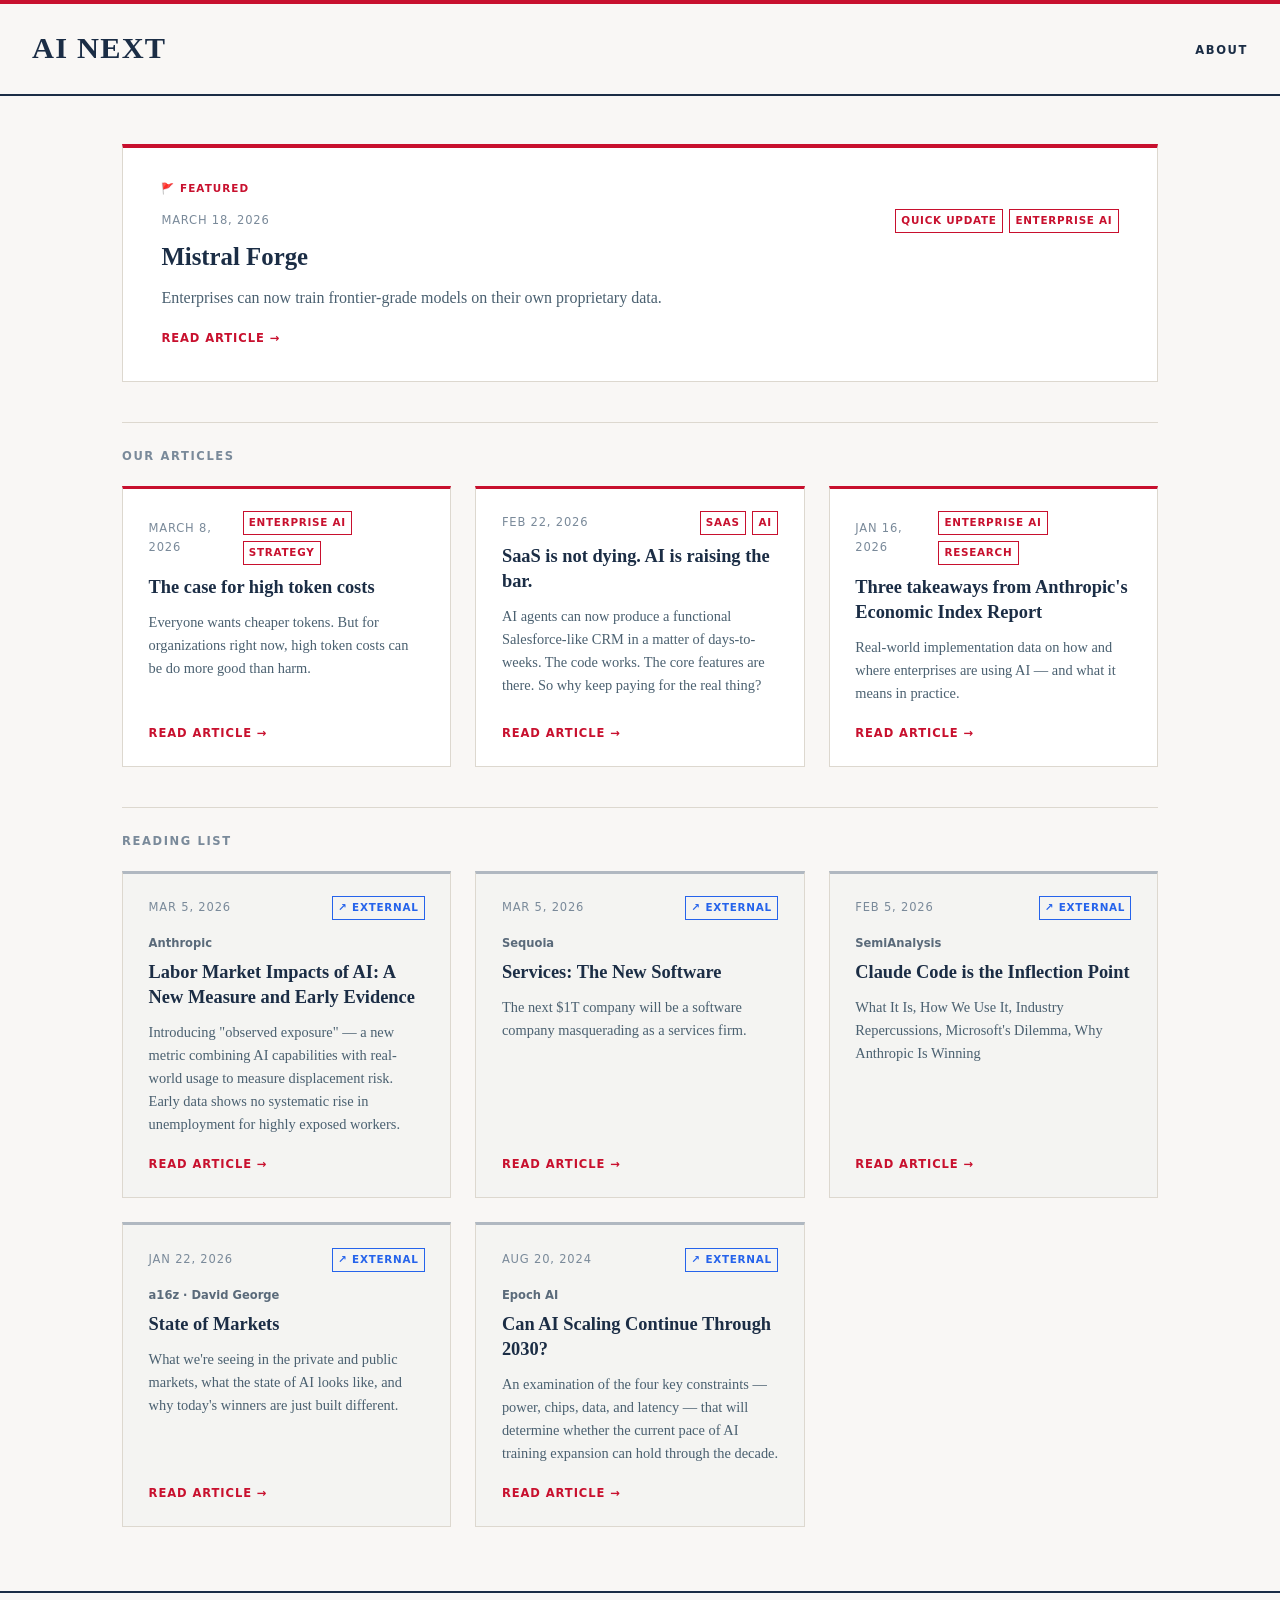
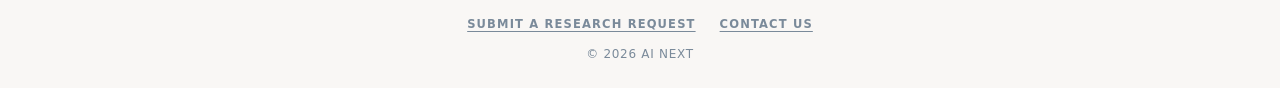
<file: index.html>
<!DOCTYPE html>
<html lang="en">
<head>
  <meta charset="UTF-8" />
  <meta name="viewport" content="width=device-width, initial-scale=1.0" />
  <title>AI Next</title>
  <link rel="stylesheet" href="style.css" />
</head>
<body>

  <div id="site-header"></div>

  <main>

    <!-- ── Featured ───────────────────────────────────────────────
         When a new original article is added, move the "featured" class to that newest <li>
    ─────────────────────────────────────────────────────────── -->

    <ul class="tile-grid">
      <li class="featured">
        <a href="articles/mistral-forge-release.html">
          <span class="latest-flag">🚩 Featured</span>
          <div class="tile-top">
            <div class="meta">March 18, 2026</div>
            <div class="tags">
              <span class="tag">Quick Update</span>
              <span class="tag">Enterprise AI</span>
            </div>
          </div>
          <h2>Mistral Forge</h2>
          <p>Enterprises can now train frontier-grade models on their own proprietary data.</p>
          <span class="read-more">Read article &rarr;</span>
        </a>
      </li>
    </ul>

    <!-- ── Our Articles ────────────────────────────────────────────
         To add a new article: drop .html into articles/, copy an <li> below
    ─────────────────────────────────────────────────────────── -->

    <h2 class="section-label">Our Articles</h2>
    <ul class="tile-grid">

      <li>
        <a href="articles/case-for-high-token-costs.html">
          <div class="tile-top">
            <div class="meta">March 8, 2026</div>
            <div class="tags">
              <span class="tag">Enterprise AI</span>
              <span class="tag">Strategy</span>
            </div>
          </div>
          <h2>The case for high token costs</h2>
          <p>Everyone wants cheaper tokens. But for organizations right now, high token costs can be do more good than harm.</p>
          <span class="read-more">Read article &rarr;</span>
        </a>
      </li>

      <li>
        <a href="articles/saas-is-not-dying.html">
          <div class="tile-top">
            <div class="meta">Feb 22, 2026</div>
            <div class="tags">
              <span class="tag">SaaS</span>
              <span class="tag">AI</span>
            </div>
          </div>
          <h2>SaaS is not dying. AI is raising the bar.</h2>
          <p>AI agents can now produce a functional Salesforce-like CRM in a matter of days-to-weeks. The code works. The core features are there. So why keep paying for the real thing?</p>
          <span class="read-more">Read article &rarr;</span>
        </a>
      </li>

      <li>
        <a href="articles/anthropic-economic-index.html">
          <div class="tile-top">
            <div class="meta">Jan 16, 2026</div>
            <div class="tags">
              <span class="tag">Enterprise AI</span>
              <span class="tag">Research</span>
            </div>
          </div>
          <h2>Three takeaways from Anthropic's Economic Index Report</h2>
          <p>Real-world implementation data on how and where enterprises are using AI — and what it means in practice.</p>
          <span class="read-more">Read article &rarr;</span>
        </a>
      </li>

    </ul>

    <!-- ── Reading List ────────────────────────────────────────────
         External articles worth reading
    ─────────────────────────────────────────────────────────── -->

    <h2 class="section-label">Reading List</h2>
    <ul class="tile-grid">

      <li>
        <a class="tile-external" href="https://www.anthropic.com/research/labor-market-impacts" target="_blank" rel="noopener">
          <div class="tile-top">
            <div class="meta">Mar 5, 2026</div>
            <div class="tags">
              <span class="tag tag-external">↗ External</span>
            </div>
          </div>
          <div class="tile-source">Anthropic</div>
          <h2>Labor Market Impacts of AI: A New Measure and Early Evidence</h2>
          <p>Introducing "observed exposure" — a new metric combining AI capabilities with real-world usage to measure displacement risk. Early data shows no systematic rise in unemployment for highly exposed workers.</p>
          <span class="read-more">Read article &rarr;</span>
        </a>
      </li>

      <li>
        <a class="tile-external" href="https://sequoiacap.com/article/services-the-new-software/" target="_blank" rel="noopener">
          <div class="tile-top">
            <div class="meta">Mar 5, 2026</div>
            <div class="tags">
              <span class="tag tag-external">↗ External</span>
            </div>
          </div>
          <div class="tile-source">Sequoia</div>
          <h2>Services: The New Software</h2>
          <p>The next $1T company will be a software company masquerading as a services firm.</p>
          <span class="read-more">Read article &rarr;</span>
        </a>
      </li>

      <li>
        <a class="tile-external" href="https://newsletter.semianalysis.com/p/claude-code-is-the-inflection-point" target="_blank" rel="noopener">
          <div class="tile-top">
            <div class="meta">Feb 5, 2026</div>
            <div class="tags">
              <span class="tag tag-external">↗ External</span>
            </div>
          </div>
          <div class="tile-source">SemiAnalysis</div>
          <h2>Claude Code is the Inflection Point</h2>
          <p>What It Is, How We Use It, Industry Repercussions, Microsoft's Dilemma, Why Anthropic Is Winning</p>
          <span class="read-more">Read article &rarr;</span>
        </a>
      </li>

      <li>
        <a class="tile-external" href="https://docs.google.com/presentation/d/e/2PACX-1vQXsMMv5ZCWm77za7oXJcz1X-Th5Mz15g5nYBxbUjnomStVcjn8lXPjE5LzAlvc_hg4yHKgwASWLo5a/pub?start=false&loop=false&delayms=3000&slide=id.g3b6e2578ab2_8_4858" target="_blank" rel="noopener">
          <div class="tile-top">
            <div class="meta">Jan 22, 2026</div>
            <div class="tags">
              <span class="tag tag-external">↗ External</span>
            </div>
          </div>
          <div class="tile-source">a16z &middot; David George</div>
          <h2>State of Markets</h2>
          <p>What we're seeing in the private and public markets, what the state of AI looks like, and why today's winners are just built different.</p>
          <span class="read-more">Read article &rarr;</span>
        </a>
      </li>

      <li>
        <a class="tile-external" href="https://epoch.ai/blog/can-ai-scaling-continue-through-2030" target="_blank" rel="noopener">
          <div class="tile-top">
            <div class="meta">Aug 20, 2024</div>
            <div class="tags">
              <span class="tag tag-external">↗ External</span>
            </div>
          </div>
          <div class="tile-source">Epoch AI</div>
          <h2>Can AI Scaling Continue Through 2030?</h2>
          <p>An examination of the four key constraints — power, chips, data, and latency — that will determine whether the current pace of AI training expansion can hold through the decade.</p>
          <span class="read-more">Read article &rarr;</span>
        </a>
      </li>

    </ul>

  </main>

  <div id="site-footer"></div>
  <script src="components.js"></script>

</body>
</html>
</file>
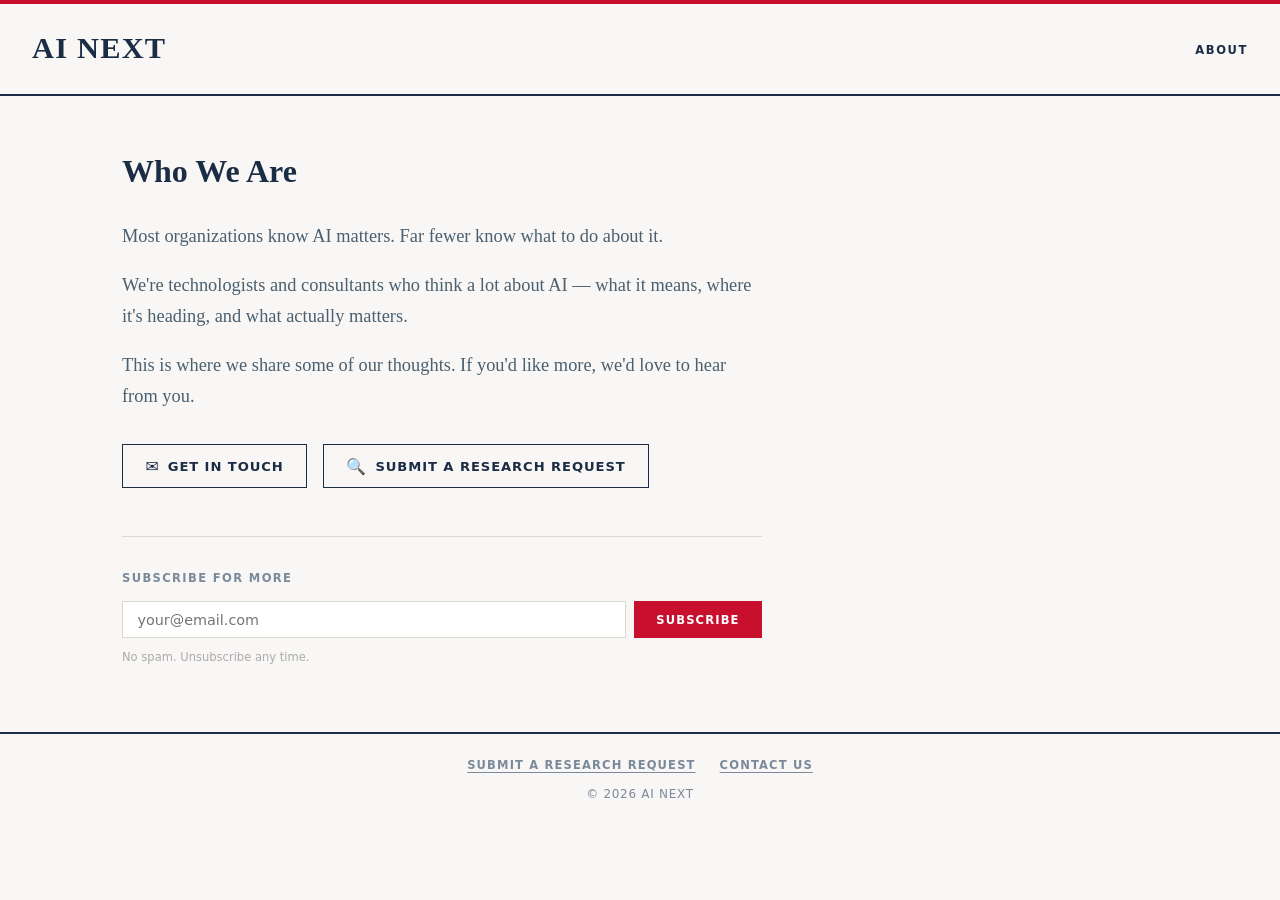
<file: about.html>
<!DOCTYPE html>
<html lang="en">
<head>
  <meta charset="UTF-8" />
  <meta name="viewport" content="width=device-width, initial-scale=1.0" />
  <title>About — AI Next</title>
  <link rel="stylesheet" href="style.css" />
</head>
<body>

  <div id="site-header"></div>

  <main>
    <div class="about-content">

      <!-- ── Who We Are ── -->
      <section class="about-left">
        <h2 class="about-heading">Who We Are</h2>
        <p class="about-body">Most organizations know AI matters. Far fewer know what to do about it.</p>
        <p class="about-body">We're technologists and consultants who think a lot about AI — what it means, where it's heading, and what actually matters.</p>
        <p class="about-body">This is where we share some of our thoughts. If you'd like more, we'd love to hear from you.</p>

        <div class="about-ctas">
          <button class="cta-btn" data-modal="contribute">
            <span class="cta-icon">✉</span> Get in Touch
          </button>
          <button class="cta-btn" data-modal="research">
            <span class="cta-icon">🔍</span> Submit a Research Request
          </button>
        </div>
      </section>

      <!-- ── Subscribe ── -->
      <section class="about-subscribe">
        <p class="subscribe-label">Subscribe for more</p>
        <form
          action="https://buttondown.com/api/emails/embed-subscribe/pomerance-31"
          method="post"
          class="subscribe-form embeddable-buttondown-form"
          referrerpolicy="unsafe-url"
        >
          <input type="email" name="email" id="bd-email" placeholder="your@email.com" required />
          <button type="submit">Subscribe</button>
        </form>
        <p class="subscribe-note">No spam. Unsubscribe any time.</p>
      </section>

    </div>
  </main>

  <div id="site-footer"></div>
  <script src="components.js"></script>

</body>
</html>
</file>
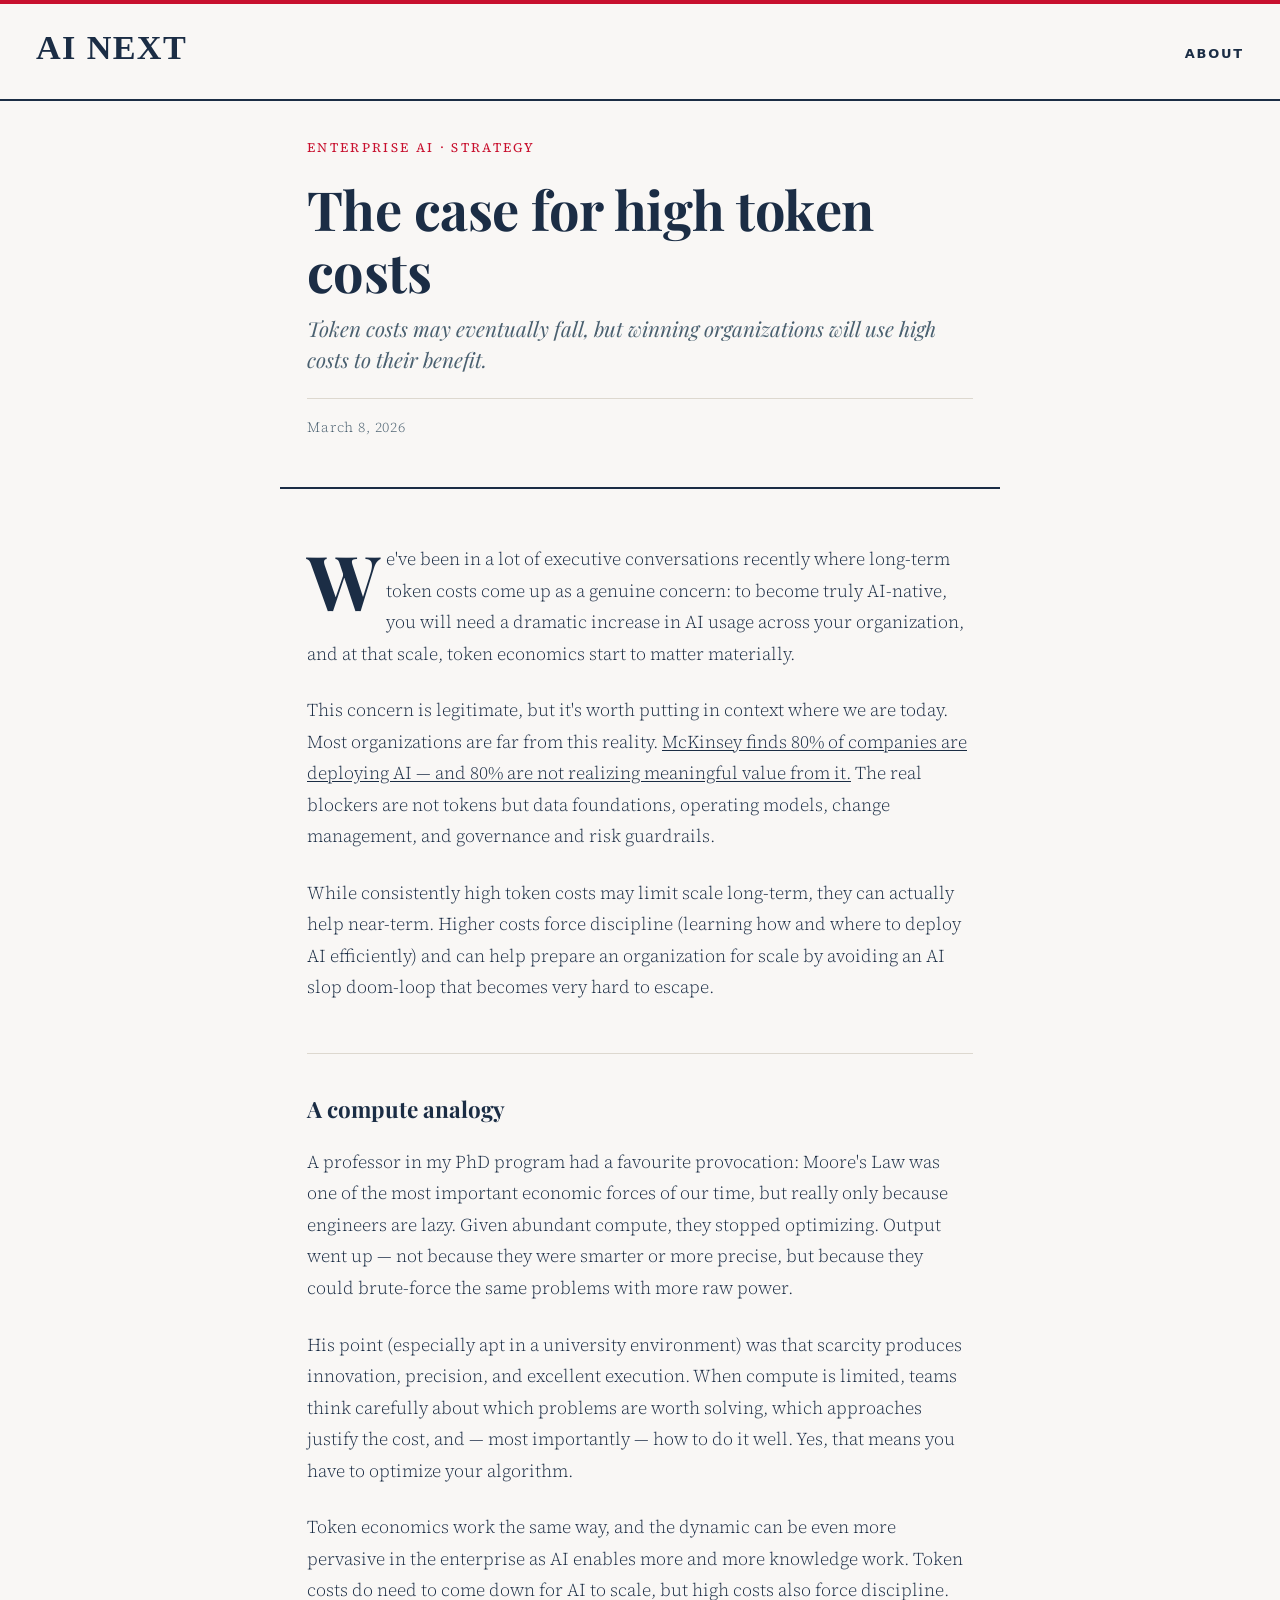
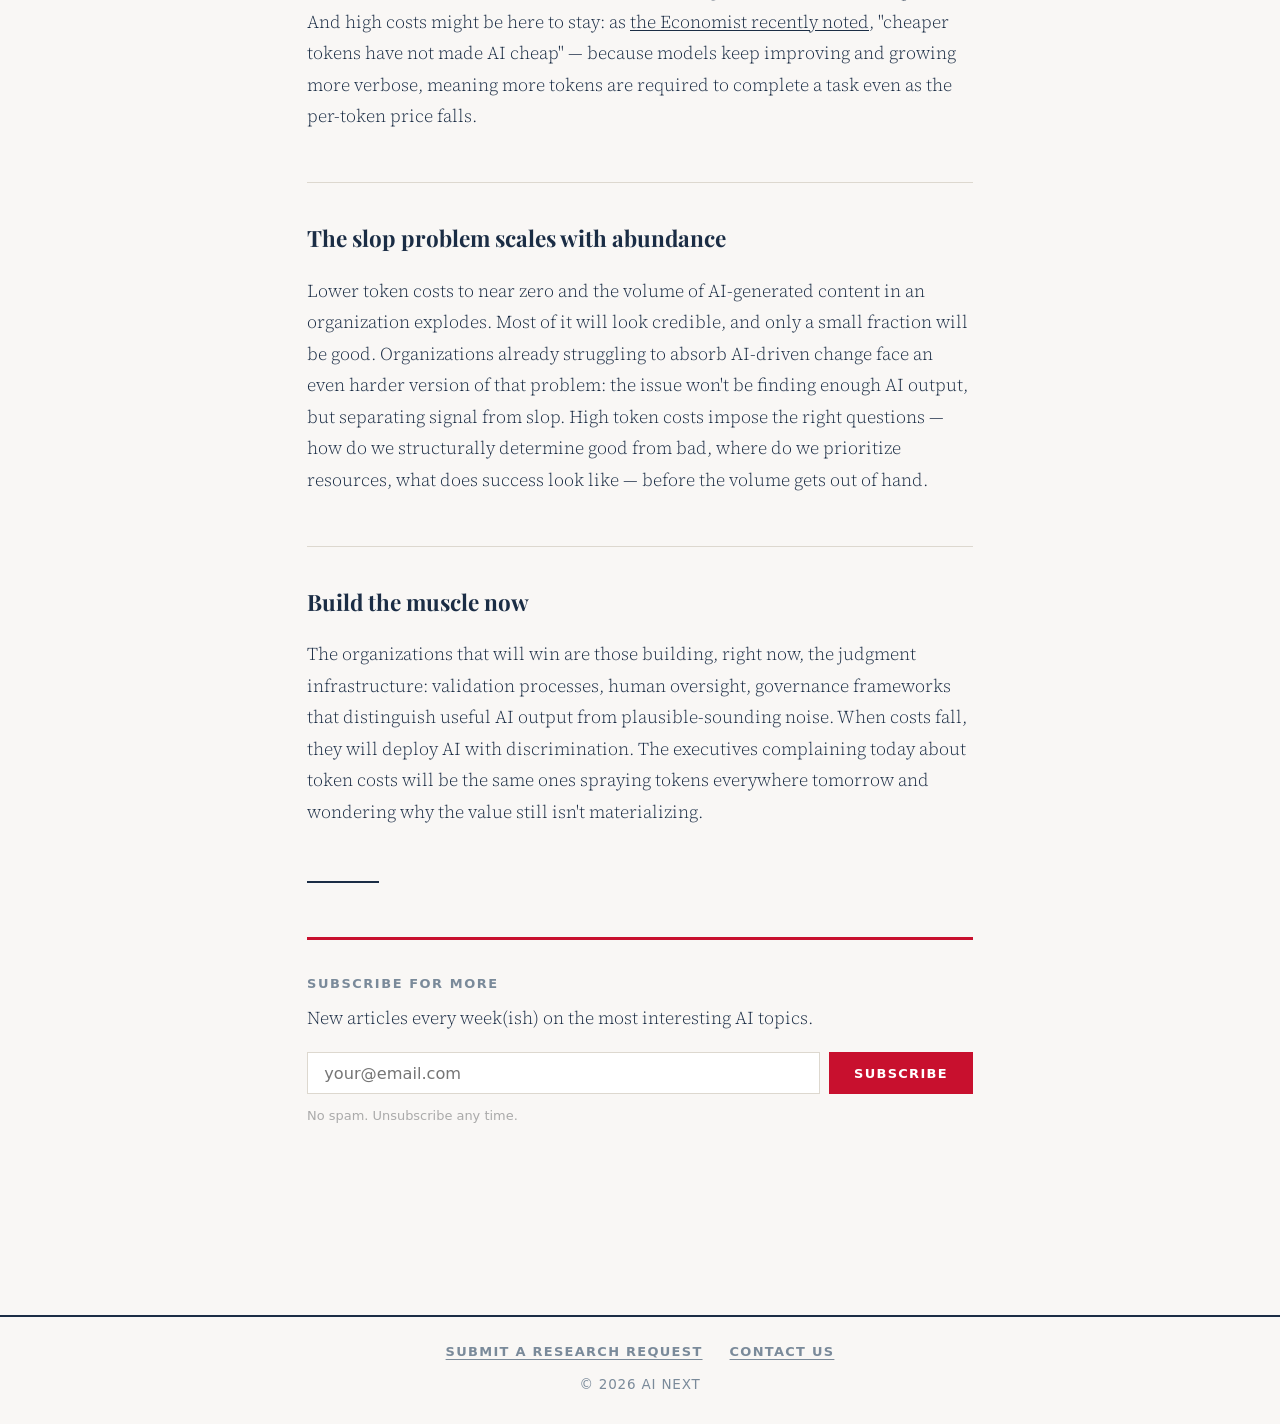
<file: articles/case-for-high-token-costs.html>
<!DOCTYPE html>
<html lang="en">
<head>
  <meta charset="UTF-8" />
  <meta name="viewport" content="width=device-width, initial-scale=1.0" />
  <title>The case for high token costs</title>
  <link href="https://fonts.googleapis.com/css2?family=Playfair+Display:ital,wght@0,400;0,700;1,400&family=Source+Serif+4:ital,opsz,wght@0,8..60,300;0,8..60,400;1,8..60,300&display=swap" rel="stylesheet" />
  <style>
    *, *::before, *::after { box-sizing: border-box; margin: 0; padding: 0; }
    :root {
      --ink: #1b2d45;
      --ink-light: #4a6070;
      --rule: #ddd8cf;
      --bg: #f9f7f5;
      --accent: #c8102e;
      --serif-display: 'Playfair Display', Georgia, serif;
      --serif-body: 'Source Serif 4', Georgia, serif;
    }
    html { font-size: 18px; }
    body {
      background: var(--bg);
      color: var(--ink);
      font-family: var(--serif-body);
      font-weight: 300;
      line-height: 1.75;
      -webkit-font-smoothing: antialiased;
    }
    .site-header {
      border-top: 4px solid #c8102e;
      border-bottom: 2px solid #1b2d45;
      padding: 1.2rem 2rem;
      display: flex;
      align-items: center;
    }
    .site-header a {
      font-family: Georgia, 'Times New Roman', serif;
      font-size: 1.9rem;
      font-weight: 700;
      letter-spacing: 0.04em;
      text-transform: uppercase;
      text-decoration: none;
      color: #1b2d45;
    }
    header {
      border-bottom: 2px solid var(--ink);
      max-width: 720px;
      margin: 0 auto 3rem;
      padding: 2rem 1.5rem 1.25rem;
    }
    .tags {
      font-size: 0.72rem;
      font-weight: 400;
      letter-spacing: 0.18em;
      text-transform: uppercase;
      color: var(--accent);
      margin-bottom: 1rem;
    }
    .tag + .tag::before { content: ' \00b7  '; }
    h1 {
      font-family: var(--serif-display);
      font-size: clamp(2rem, 5vw, 3rem);
      font-weight: 700;
      line-height: 1.15;
      letter-spacing: -0.01em;
      margin-bottom: 0.6rem;
    }
    .deck {
      font-family: var(--serif-display);
      font-style: italic;
      font-size: 1.15rem;
      color: var(--ink-light);
      line-height: 1.5;
      margin-bottom: 1.25rem;
    }
    .byline {
      font-size: 0.78rem;
      letter-spacing: 0.06em;
      color: var(--ink-light);
      border-top: 1px solid var(--rule);
      padding-top: 0.9rem;
    }
    article {
      max-width: 720px;
      margin: 0 auto;
      padding: 0 1.5rem 5rem;
    }
    p { margin-bottom: 1.4rem; font-size: 1rem; }
    .lead::first-letter {
      font-family: var(--serif-display);
      font-size: 4.2rem;
      font-weight: 700;
      float: left;
      line-height: 0.82;
      margin-right: 0.08em;
      margin-top: 0.08em;
    }
    h2 {
      font-family: var(--serif-display);
      font-size: 1.25rem;
      font-weight: 700;
      margin: 2.8rem 0 0.9rem;
      padding-top: 2rem;
      border-top: 1px solid var(--rule);
    }
    blockquote {
      border-left: 3px solid var(--accent);
      margin: 2.2rem 0;
      padding: 0.2rem 0 0.2rem 1.4rem;
      font-family: var(--serif-display);
      font-style: italic;
      font-size: 1.2rem;
      line-height: 1.55;
      color: var(--ink-light);
    }
    .sidenote {
      border-left: 2px solid var(--rule);
      padding: 0.6rem 1rem;
      margin: 1.8rem 0;
      font-size: 0.88rem;
      font-style: italic;
      color: var(--ink-light);
      line-height: 1.6;
    }
    .sidenote strong {
      font-style: normal;
      font-weight: 400;
      color: var(--ink-light);
      letter-spacing: 0.04em;
      text-transform: uppercase;
      font-size: 0.75rem;
      display: block;
      margin-bottom: 0.3rem;
    }
    a { color: inherit; text-decoration: underline; text-underline-offset: 2px; }
    a:hover { color: var(--accent); }
    .closing-rule {
      border: none;
      border-top: 2px solid var(--ink);
      margin: 3rem 0 0;
      width: 4rem;
    }
    .subscribe-block {
      border-top: 3px solid var(--accent);
      margin-top: 3rem;
      padding-top: 1.8rem;
    }
    .subscribe-block .subscribe-label {
      font-family: system-ui, sans-serif;
      font-size: 0.72rem;
      font-weight: 700;
      letter-spacing: 0.12em;
      text-transform: uppercase;
      color: #7a8a9a;
      margin-bottom: 0.4rem;
    }
    .subscribe-block .subscribe-tagline {
      font-size: 1rem;
      color: var(--ink);
      margin-bottom: 1rem;
    }
    .subscribe-form { display: flex; gap: 0.5rem; flex-wrap: wrap; }
    .subscribe-form input[type="email"] {
      flex: 1 1 220px;
      padding: 0.6rem 0.9rem;
      border: 1px solid #ddd8cf;
      font-family: system-ui, sans-serif;
      font-size: 0.9rem;
      color: var(--ink);
      background: #fff;
      outline: none;
    }
    .subscribe-form input[type="email"]:focus { border-color: var(--ink); }
    .subscribe-form button {
      padding: 0.6rem 1.4rem;
      background: var(--accent);
      color: #fff;
      border: none;
      font-family: system-ui, sans-serif;
      font-size: 0.72rem;
      font-weight: 700;
      letter-spacing: 0.1em;
      text-transform: uppercase;
      cursor: pointer;
      transition: background 0.15s ease;
    }
    .subscribe-form button:hover { background: #a30d25; }
    .subscribe-note {
      font-family: system-ui, sans-serif;
      font-size: 0.72rem;
      color: #aaa;
      margin-top: 0.6rem;
    }
    @media (max-width: 600px) { html { font-size: 16px; } }
  </style>
</head>
<body>

<div id="site-header"></div>

<header>
  <div class="tags">
    <span class="tag">Enterprise AI</span>
    <span class="tag">Strategy</span>
  </div>
  <h1>The case for high token costs</h1>
  <p class="deck">Token costs may eventually fall, but winning organizations will use high costs to their benefit.</p>
  <p class="byline">March 8, 2026</p>
</header>

<article>

  <p class="lead">We've been in a lot of executive conversations recently where long-term token costs come up as a genuine concern: to become truly AI-native, you will need a dramatic increase in AI usage across your organization, and at that scale, token economics start to matter materially.</p>

  <p>This concern is legitimate, but it's worth putting in context where we are today. Most organizations are far from this reality. <a href="https://www.mckinsey.com/cn/our-insights/our-insights/beyond-the-hype-unlocking-value-from-the-ai-revolution" target="_blank" rel="noopener">McKinsey finds 80% of companies are deploying AI — and 80% are not realizing meaningful value from it.</a> The real blockers are not tokens but data foundations, operating models, change management, and governance and risk guardrails.</p>

  <p>While consistently high token costs may limit scale long-term, they can actually help near-term. Higher costs force discipline (learning how and where to deploy AI efficiently) and can help prepare an organization for scale by avoiding an AI slop doom-loop that becomes very hard to escape.</p>

  <h2>A compute analogy</h2>

  <p>A professor in my PhD program had a favourite provocation: Moore's Law was one of the most important economic forces of our time, but really only because engineers are lazy. Given abundant compute, they stopped optimizing. Output went up — not because they were smarter or more precise, but because they could brute-force the same problems with more raw power.</p>

  <p>His point (especially apt in a university environment) was that scarcity produces innovation, precision, and excellent execution. When compute is limited, teams think carefully about which problems are worth solving, which approaches justify the cost, and — most importantly — how to do it well. Yes, that means you have to optimize your algorithm.</p>

  <p>Token economics work the same way, and the dynamic can be even more pervasive in the enterprise as AI enables more and more knowledge work. Token costs do need to come down for AI to scale, but high costs also force discipline. And high costs might be here to stay: as <a href="https://www.economist.com/business/2025/11/23/ai-tokens-are-surging-but-are-profits" target="_blank" rel="noopener">the Economist recently noted</a>, "cheaper tokens have not made AI cheap" — because models keep improving and growing more verbose, meaning more tokens are required to complete a task even as the per-token price falls.</p>

  <h2>The slop problem scales with abundance</h2>

  <p>Lower token costs to near zero and the volume of AI-generated content in an organization explodes. Most of it will look credible, and only a small fraction will be good. Organizations already struggling to absorb AI-driven change face an even harder version of that problem: the issue won't be finding enough AI output, but separating signal from slop. High token costs impose the right questions — how do we structurally determine good from bad, where do we prioritize resources, what does success look like — before the volume gets out of hand.</p>

  <h2>Build the muscle now</h2>

  <p>The organizations that will win are those building, right now, the judgment infrastructure: validation processes, human oversight, governance frameworks that distinguish useful AI output from plausible-sounding noise. When costs fall, they will deploy AI with discrimination. The executives complaining today about token costs will be the same ones spraying tokens everywhere tomorrow and wondering why the value still isn't materializing.</p>

  <hr class="closing-rule" />

  <div class="subscribe-block">
    <p class="subscribe-label">Subscribe for more</p>
    <p class="subscribe-tagline">New articles every week(ish) on the most interesting AI topics.</p>
    <form
      action="https://buttondown.com/api/emails/embed-subscribe/pomerance-31"
      method="post"
      class="subscribe-form embeddable-buttondown-form"
      referrerpolicy="unsafe-url"
    >
      <input type="email" name="email" id="bd-email" placeholder="your@email.com" required />
      <button type="submit">Subscribe</button>
    </form>
    <p class="subscribe-note">No spam. Unsubscribe any time.</p>
  </div>

</article>

<div id="site-footer"></div>
<script src="../components.js"></script>
</body>
</html>
</file>
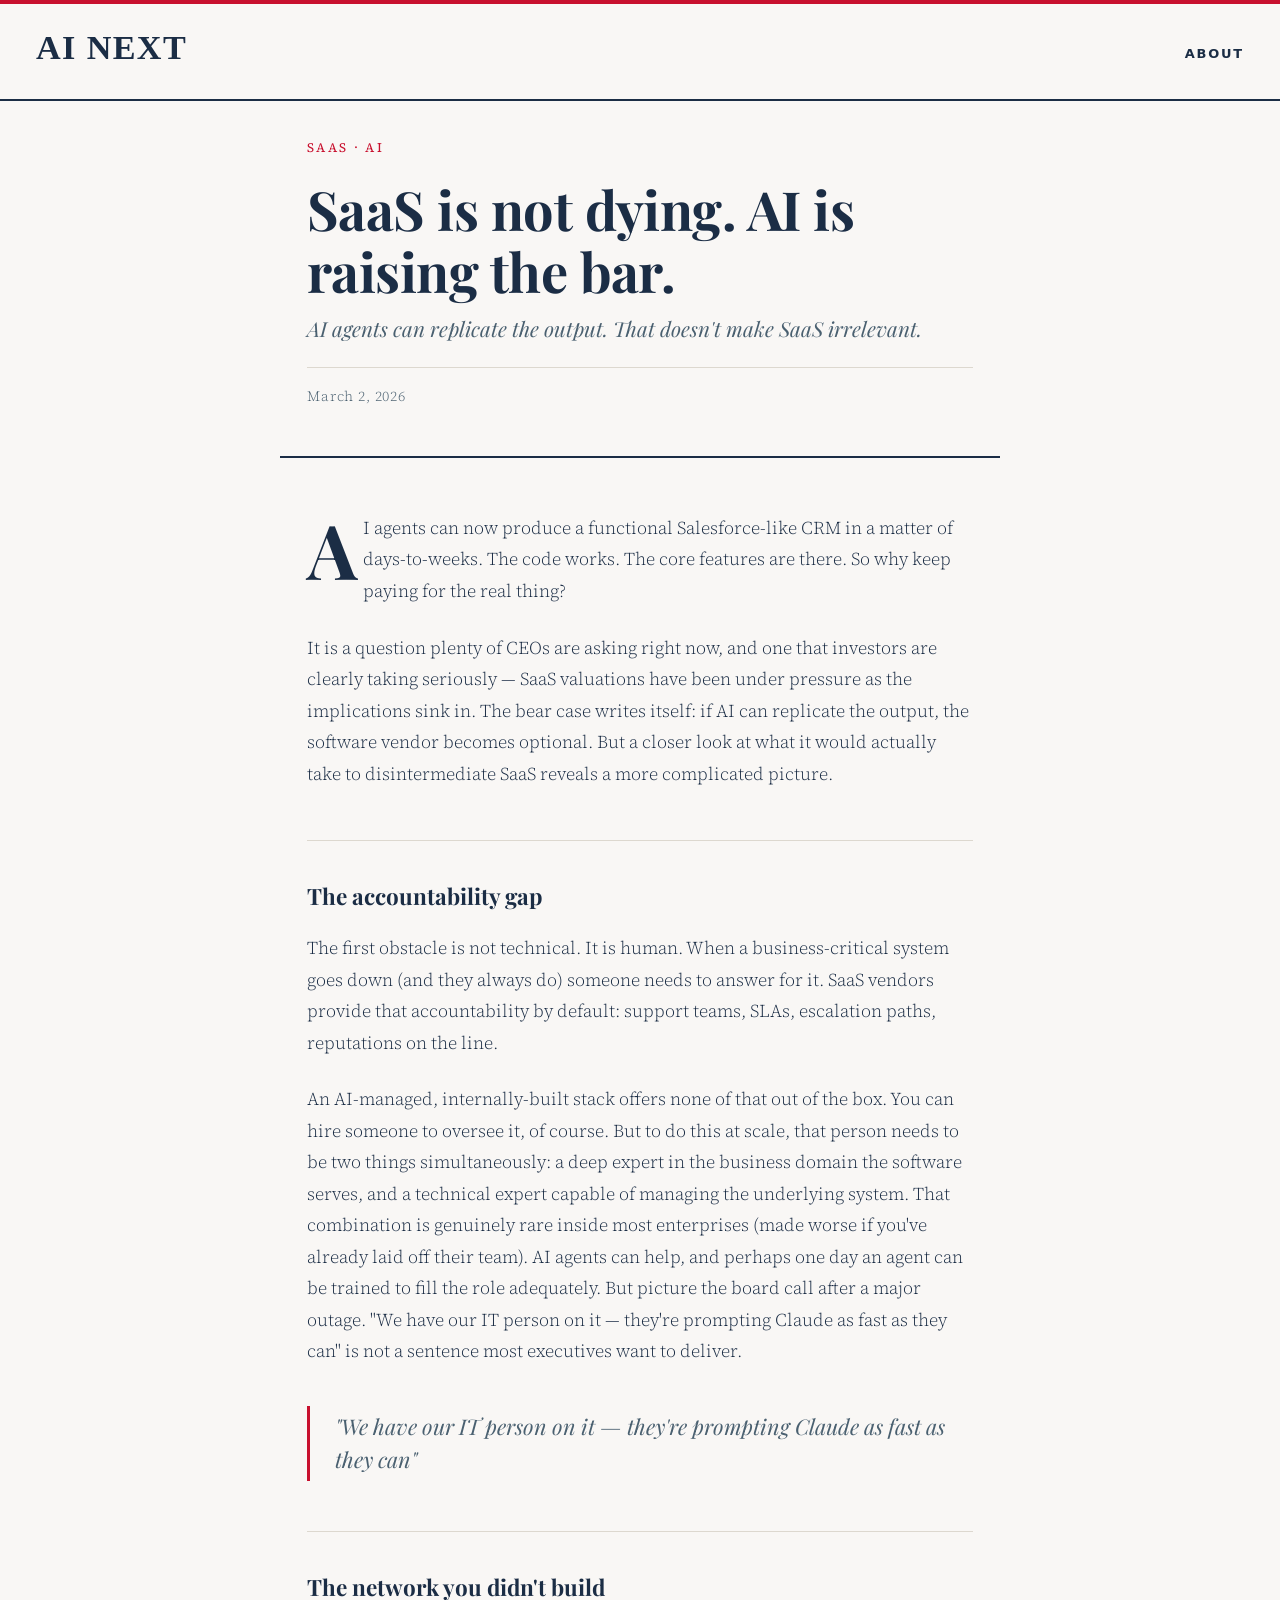
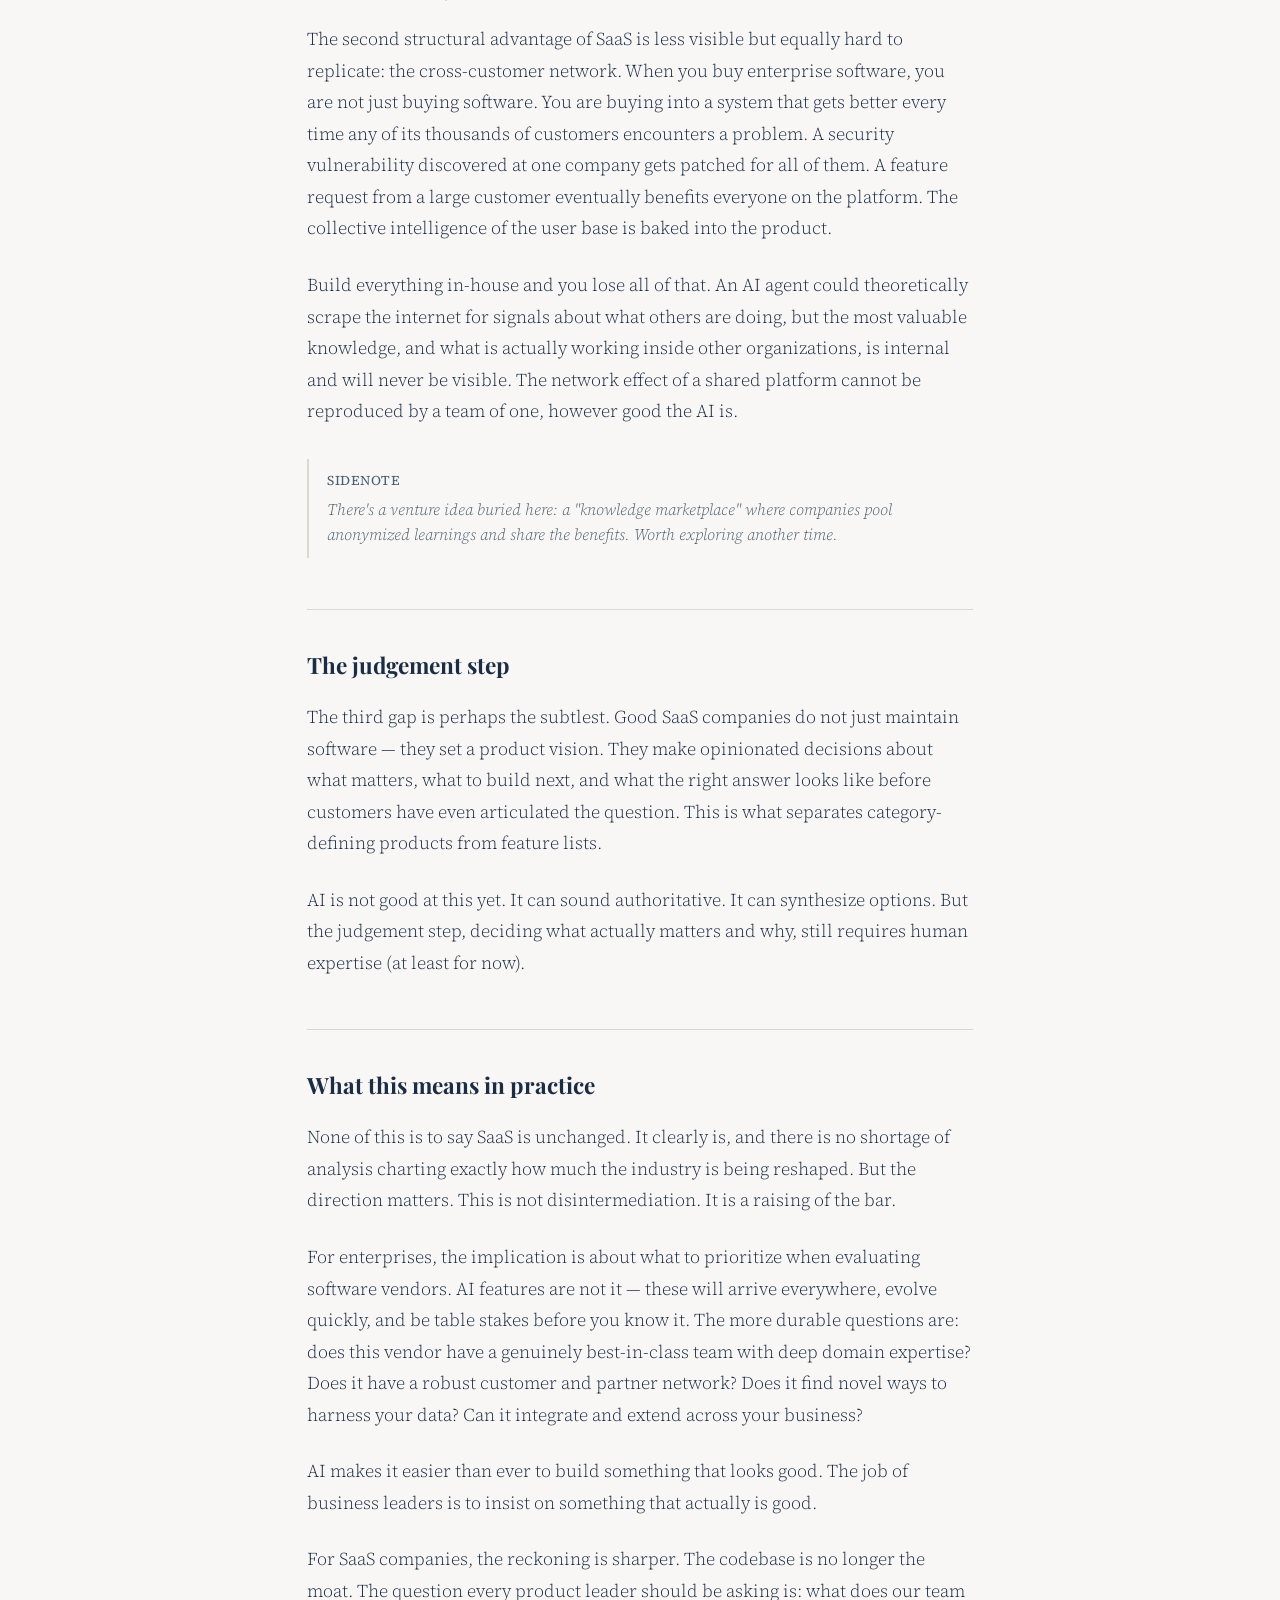
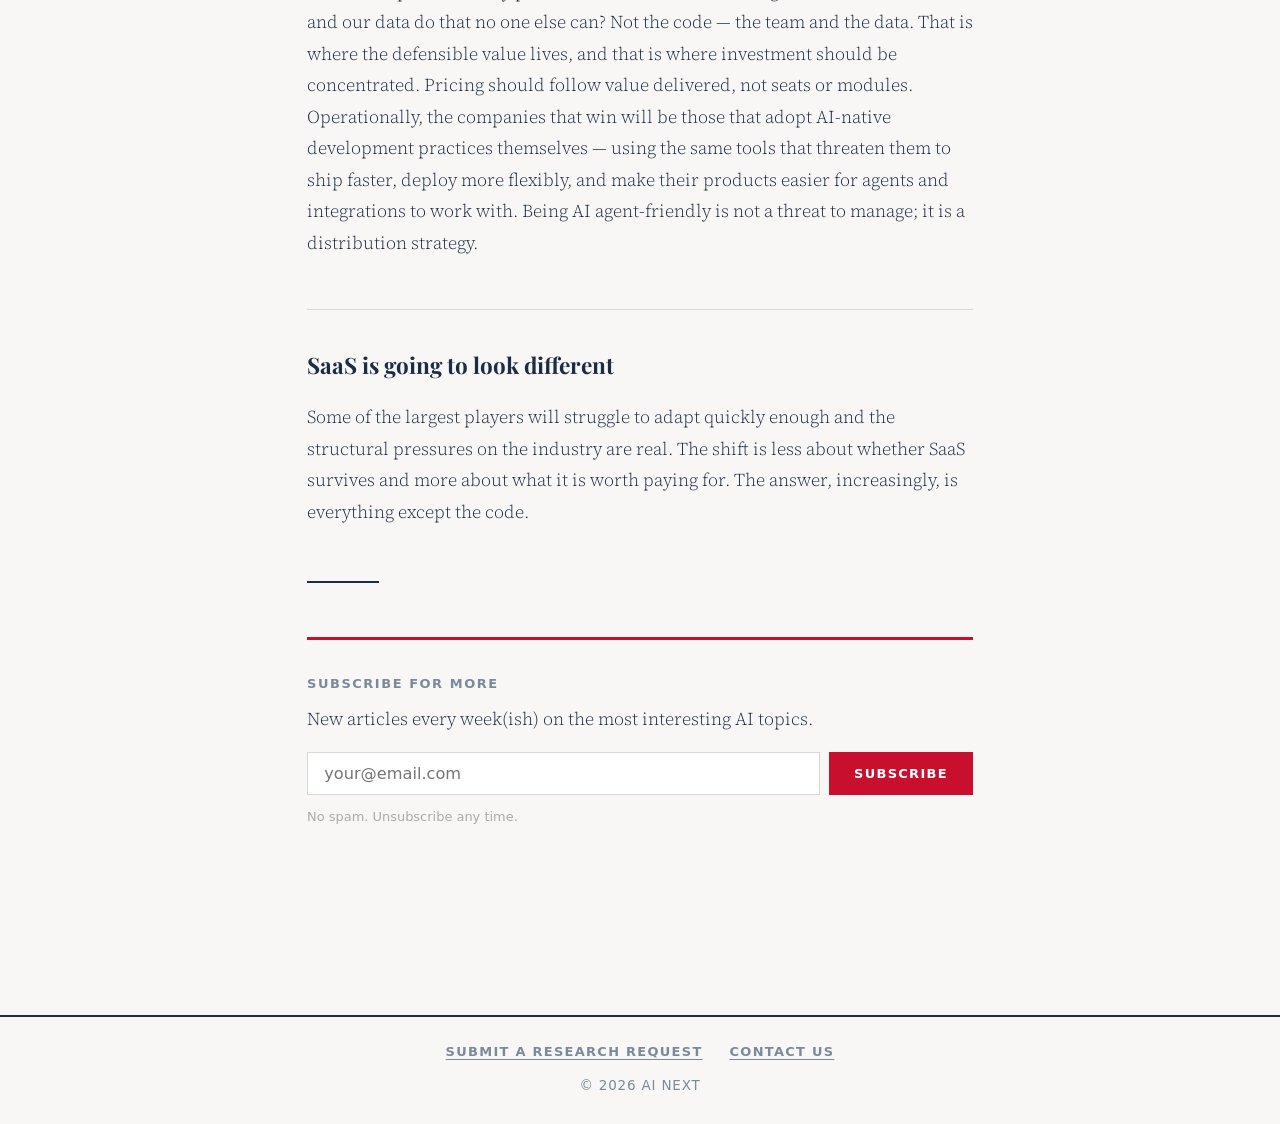
<file: articles/saas-is-not-dying.html>
<!DOCTYPE html>
<html lang="en">
<head>
  <meta charset="UTF-8" />
  <meta name="viewport" content="width=device-width, initial-scale=1.0" />
  <title>SaaS is not dying. AI is raising the bar.</title>
  <link href="https://fonts.googleapis.com/css2?family=Playfair+Display:ital,wght@0,400;0,700;1,400&family=Source+Serif+4:ital,opsz,wght@0,8..60,300;0,8..60,400;1,8..60,300&display=swap" rel="stylesheet" />
  <style>
    *, *::before, *::after { box-sizing: border-box; margin: 0; padding: 0; }
    :root {
      --ink: #1b2d45;
      --ink-light: #4a6070;
      --rule: #ddd8cf;
      --bg: #f9f7f5;
      --accent: #c8102e;
      --serif-display: 'Playfair Display', Georgia, serif;
      --serif-body: 'Source Serif 4', Georgia, serif;
    }
    html { font-size: 18px; }
    body {
      background: var(--bg);
      color: var(--ink);
      font-family: var(--serif-body);
      font-weight: 300;
      line-height: 1.75;
      -webkit-font-smoothing: antialiased;
    }
    header {
      border-bottom: 2px solid var(--ink);
      max-width: 720px;
      margin: 0 auto 3rem;
      padding: 2rem 1.5rem 1.25rem;
    }
    .tags {
      font-size: 0.72rem;
      font-weight: 400;
      letter-spacing: 0.18em;
      text-transform: uppercase;
      color: var(--accent);
      margin-bottom: 1rem;
    }
    .tag + .tag::before {
      content: ' \00b7  ';
    }
    h1 {
      font-family: var(--serif-display);
      font-size: clamp(2rem, 5vw, 3rem);
      font-weight: 700;
      line-height: 1.15;
      letter-spacing: -0.01em;
      margin-bottom: 0.6rem;
    }
    .deck {
      font-family: var(--serif-display);
      font-style: italic;
      font-size: 1.15rem;
      color: var(--ink-light);
      line-height: 1.5;
      margin-bottom: 1.25rem;
    }
    .byline {
      font-size: 0.78rem;
      letter-spacing: 0.06em;
      color: var(--ink-light);
      border-top: 1px solid var(--rule);
      padding-top: 0.9rem;
    }
    article {
      max-width: 720px;
      margin: 0 auto;
      padding: 0 1.5rem 5rem;
    }
    p { margin-bottom: 1.4rem; font-size: 1rem; }
    .lead::first-letter {
      font-family: var(--serif-display);
      font-size: 4.2rem;
      font-weight: 700;
      float: left;
      line-height: 0.82;
      margin-right: 0.08em;
      margin-top: 0.08em;
    }
    h2 {
      font-family: var(--serif-display);
      font-size: 1.25rem;
      font-weight: 700;
      margin: 2.8rem 0 0.9rem;
      padding-top: 2rem;
      border-top: 1px solid var(--rule);
    }
    blockquote {
      border-left: 3px solid var(--accent);
      margin: 2.2rem 0;
      padding: 0.2rem 0 0.2rem 1.4rem;
      font-family: var(--serif-display);
      font-style: italic;
      font-size: 1.2rem;
      line-height: 1.55;
      color: var(--ink-light);
    }
    .sidenote {
      border-left: 2px solid var(--rule);
      padding: 0.6rem 1rem;
      margin: 1.8rem 0;
      font-size: 0.88rem;
      font-style: italic;
      color: var(--ink-light);
      line-height: 1.6;
    }
    .sidenote strong {
      font-style: normal;
      font-weight: 400;
      color: var(--ink-light);
      letter-spacing: 0.04em;
      text-transform: uppercase;
      font-size: 0.75rem;
      display: block;
      margin-bottom: 0.3rem;
    }
    .closing-rule {
      border: none;
      border-top: 2px solid var(--ink);
      margin: 3rem 0 0;
      width: 4rem;
    }
    .subscribe-block {
      border-top: 3px solid var(--accent);
      margin-top: 3rem;
      padding-top: 1.8rem;
    }
    .subscribe-block .subscribe-label {
      font-family: system-ui, sans-serif;
      font-size: 0.72rem;
      font-weight: 700;
      letter-spacing: 0.12em;
      text-transform: uppercase;
      color: #7a8a9a;
      margin-bottom: 0.4rem;
    }
    .subscribe-block .subscribe-tagline {
      font-size: 1rem;
      color: var(--ink);
      margin-bottom: 1rem;
    }
    .subscribe-form {
      display: flex;
      gap: 0.5rem;
      flex-wrap: wrap;
    }
    .subscribe-form input[type="email"] {
      flex: 1 1 220px;
      padding: 0.6rem 0.9rem;
      border: 1px solid #ddd8cf;
      font-family: system-ui, sans-serif;
      font-size: 0.9rem;
      color: var(--ink);
      background: #fff;
      outline: none;
    }
    .subscribe-form input[type="email"]:focus {
      border-color: var(--ink);
    }
    .subscribe-form button {
      padding: 0.6rem 1.4rem;
      background: var(--accent);
      color: #fff;
      border: none;
      font-family: system-ui, sans-serif;
      font-size: 0.72rem;
      font-weight: 700;
      letter-spacing: 0.1em;
      text-transform: uppercase;
      cursor: pointer;
      transition: background 0.15s ease;
    }
    .subscribe-form button:hover { background: #a30d25; }
    .subscribe-note {
      font-family: system-ui, sans-serif;
      font-size: 0.72rem;
      color: #aaa;
      margin-top: 0.6rem;
    }
    @media (max-width: 600px) { html { font-size: 16px; } }
  </style>
</head>
<body>

<div id="site-header"></div>

<header>
  <div class="tags">
    <span class="tag">SaaS</span>
    <span class="tag">AI</span>
  </div>
  <h1>SaaS is not dying. AI is raising the bar.</h1>
  <p class="deck">AI agents can replicate the output. That doesn't make SaaS irrelevant.</p>
  <p class="byline">March 2, 2026</p>
</header>

<article>

  <p class="lead">AI agents can now produce a functional Salesforce-like CRM in a matter of days-to-weeks. The code works. The core features are there. So why keep paying for the real thing?</p>

  <p>It is a question plenty of CEOs are asking right now, and one that investors are clearly taking seriously — SaaS valuations have been under pressure as the implications sink in. The bear case writes itself: if AI can replicate the output, the software vendor becomes optional. But a closer look at what it would actually take to disintermediate SaaS reveals a more complicated picture.</p>

  <h2>The accountability gap</h2>

  <p>The first obstacle is not technical. It is human. When a business-critical system goes down (and they always do) someone needs to answer for it. SaaS vendors provide that accountability by default: support teams, SLAs, escalation paths, reputations on the line.</p>

  <p>An AI-managed, internally-built stack offers none of that out of the box. You can hire someone to oversee it, of course. But to do this at scale, that person needs to be two things simultaneously: a deep expert in the business domain the software serves, and a technical expert capable of managing the underlying system. That combination is genuinely rare inside most enterprises (made worse if you've already laid off their team). AI agents can help, and perhaps one day an agent can be trained to fill the role adequately. But picture the board call after a major outage. "We have our IT person on it — they're prompting Claude as fast as they can" is not a sentence most executives want to deliver.</p>

  <blockquote>"We have our IT person on it — they're prompting Claude as fast as they can"</blockquote>

  <h2>The network you didn't build</h2>

  <p>The second structural advantage of SaaS is less visible but equally hard to replicate: the cross-customer network. When you buy enterprise software, you are not just buying software. You are buying into a system that gets better every time any of its thousands of customers encounters a problem. A security vulnerability discovered at one company gets patched for all of them. A feature request from a large customer eventually benefits everyone on the platform. The collective intelligence of the user base is baked into the product.</p>

  <p>Build everything in-house and you lose all of that. An AI agent could theoretically scrape the internet for signals about what others are doing, but the most valuable knowledge, and what is actually working inside other organizations, is internal and will never be visible. The network effect of a shared platform cannot be reproduced by a team of one, however good the AI is.</p>

  <div class="sidenote">
    <strong>Sidenote</strong>
    There's a venture idea buried here: a "knowledge marketplace" where companies pool anonymized learnings and share the benefits. Worth exploring another time.
  </div>

  <h2>The judgement step</h2>

  <p>The third gap is perhaps the subtlest. Good SaaS companies do not just maintain software — they set a product vision. They make opinionated decisions about what matters, what to build next, and what the right answer looks like before customers have even articulated the question. This is what separates category-defining products from feature lists.</p>

  <p>AI is not good at this yet. It can sound authoritative. It can synthesize options. But the judgement step, deciding what actually matters and why, still requires human expertise (at least for now).</p>

  <h2>What this means in practice</h2>

  <p>None of this is to say SaaS is unchanged. It clearly is, and there is no shortage of analysis charting exactly how much the industry is being reshaped. But the direction matters. This is not disintermediation. It is a raising of the bar.</p>

  <p>For enterprises, the implication is about what to prioritize when evaluating software vendors. AI features are not it — these will arrive everywhere, evolve quickly, and be table stakes before you know it. The more durable questions are: does this vendor have a genuinely best-in-class team with deep domain expertise? Does it have a robust customer and partner network? Does it find novel ways to harness your data? Can it integrate and extend across your business?</p>

  <p>AI makes it easier than ever to build something that looks good. The job of business leaders is to insist on something that actually is good.</p>

  <p>For SaaS companies, the reckoning is sharper. The codebase is no longer the moat. The question every product leader should be asking is: what does our team and our data do that no one else can? Not the code — the team and the data. That is where the defensible value lives, and that is where investment should be concentrated. Pricing should follow value delivered, not seats or modules. Operationally, the companies that win will be those that adopt AI-native development practices themselves — using the same tools that threaten them to ship faster, deploy more flexibly, and make their products easier for agents and integrations to work with. Being AI agent-friendly is not a threat to manage; it is a distribution strategy.</p>

  <h2>SaaS is going to look different</h2>

  <p>Some of the largest players will struggle to adapt quickly enough and the structural pressures on the industry are real. The shift is less about whether SaaS survives and more about what it is worth paying for. The answer, increasingly, is everything except the code.</p>

  <hr class="closing-rule" />

  <div class="subscribe-block">
    <p class="subscribe-label">Subscribe for more</p>
    <p class="subscribe-tagline">New articles every week(ish) on the most interesting AI topics.</p>
    <form
      action="https://buttondown.com/api/emails/embed-subscribe/pomerance-31"
      method="post"
      class="subscribe-form embeddable-buttondown-form"
      referrerpolicy="unsafe-url"
    >
      <input type="email" name="email" id="bd-email" placeholder="your@email.com" required />
      <button type="submit">Subscribe</button>
    </form>
    <p class="subscribe-note">No spam. Unsubscribe any time.</p>
  </div>

</article>

<div id="site-footer"></div>
<script src="../components.js"></script>
</body>
</html>
</file>
<file: style.css>
* {
  box-sizing: border-box;
  margin: 0;
  padding: 0;
}

body {
  font-family: Georgia, 'Times New Roman', serif;
  background: #f9f7f5;
  color: #1b2d45;
  line-height: 1.7;
}

/* ── Main layout ── */
main {
  max-width: 1100px;
  margin: 3rem auto;
  padding: 0 2rem;
}

/* ── Index: tile grid ── */
.tile-grid {
  list-style: none;
  display: grid;
  grid-template-columns: repeat(auto-fill, minmax(280px, 1fr));
  gap: 1.5rem;
}

.tile-grid li a {
  display: flex;
  flex-direction: column;
  height: 100%;
  text-decoration: none;
  color: inherit;
  background: #fff;
  border: 1px solid #ddd8cf;
  border-top: 3px solid #c8102e;
  padding: 1.4rem 1.6rem;
  transition: box-shadow 0.15s ease;
}

.tile-grid li a:hover {
  box-shadow: 0 4px 20px rgba(27, 45, 69, 0.1);
}

.tile-grid li a.tile-external {
  border-top-color: #b0b8c1;
  background: #f4f4f2;
}

.tile-top {
  display: flex;
  justify-content: space-between;
  align-items: center;
  margin-bottom: 0.6rem;
}

.tile-grid .meta {
  font-family: system-ui, sans-serif;
  font-size: 0.72rem;
  color: #7a8a9a;
  text-transform: uppercase;
  letter-spacing: 0.07em;
}

.tile-grid h2 {
  font-size: 1.15rem;
  line-height: 1.35;
  margin-bottom: 0.7rem;
  color: #1b2d45;
}

.tile-grid p {
  color: #4a6070;
  font-size: 0.9rem;
  line-height: 1.6;
  flex-grow: 1;
}

.tile-grid .read-more {
  display: inline-block;
  margin-top: 1.2rem;
  font-family: system-ui, sans-serif;
  font-size: 0.72rem;
  font-weight: 600;
  letter-spacing: 0.08em;
  text-transform: uppercase;
  color: #c8102e;
}

/* ── Tags ── */
.tags {
  display: flex;
  flex-wrap: wrap;
  gap: 0.4rem;
}

.tag {
  font-family: system-ui, sans-serif;
  font-size: 0.65rem;
  font-weight: 700;
  text-transform: uppercase;
  letter-spacing: 0.07em;
  padding: 0.2em 0.5em;
  border: 1px solid #c8102e;
  color: #c8102e;
}

.tag-external {
  border-color: #2563eb;
  color: #2563eb;
}

.tile-source {
  font-family: system-ui, sans-serif;
  font-size: 0.72rem;
  font-weight: 600;
  color: #5a6a7a;
  margin-top: 0.3rem;
  margin-bottom: 0.4rem;
}

/* ── Article page ── */
article {
  max-width: 680px;
}

article .meta {
  font-family: system-ui, sans-serif;
  font-size: 0.8rem;
  color: #7a8a9a;
  text-transform: uppercase;
  letter-spacing: 0.05em;
  margin-bottom: 0.8rem;
}

article h1 {
  font-size: 2rem;
  line-height: 1.25;
  margin-bottom: 1.5rem;
  color: #1b2d45;
}

article h2 {
  font-size: 1.3rem;
  margin: 2rem 0 0.6rem;
  color: #1b2d45;
}

article p {
  margin-bottom: 1.2rem;
}

article a {
  color: #1b2d45;
}

article blockquote {
  border-left: 3px solid #c8102e;
  margin: 1.5rem 0;
  padding: 0.2rem 1.2rem;
  color: #4a6070;
  font-style: italic;
}

article code {
  font-family: 'Courier New', monospace;
  background: #edeae3;
  padding: 0.1em 0.3em;
  font-size: 0.88em;
}

article pre {
  background: #edeae3;
  padding: 1rem 1.2rem;
  overflow-x: auto;
  margin-bottom: 1.2rem;
}

article pre code {
  background: none;
  padding: 0;
}

.back-link {
  display: inline-block;
  font-family: system-ui, sans-serif;
  font-size: 0.72rem;
  font-weight: 600;
  letter-spacing: 0.1em;
  text-transform: uppercase;
  color: #7a8a9a;
  text-decoration: none;
  margin-bottom: 2rem;
}

.back-link:hover {
  color: #c8102e;
}

/* ── About page ── */
.about-content {
  max-width: 640px;
}

.about-heading {
  font-size: 2rem;
  font-weight: 700;
  color: #1b2d45;
  margin-bottom: 1.4rem;
}

.about-body {
  font-size: 1.15rem;
  line-height: 1.7;
  color: #4a6070;
  margin-bottom: 1.1rem;
}

.about-ctas {
  display: flex;
  gap: 1rem;
  margin-top: 2rem;
  flex-wrap: wrap;
}

.cta-btn {
  display: inline-flex;
  align-items: center;
  gap: 0.5rem;
  padding: 0.7rem 1.4rem;
  border: 1.5px solid #1b2d45;
  background: none;
  font-family: system-ui, sans-serif;
  font-size: 0.82rem;
  font-weight: 600;
  letter-spacing: 0.07em;
  text-transform: uppercase;
  color: #1b2d45;
  cursor: pointer;
  transition: background 0.15s ease, color 0.15s ease;
}

.cta-btn:hover {
  background: #1b2d45;
  color: #fff;
}

.cta-icon {
  font-size: 1rem;
}

.about-subscribe {
  border-top: 1px solid #ddd8cf;
  margin-top: 3rem;
  padding-top: 2rem;
}

.subscribe-block {
  border-top: 3px solid #c8102e;
  padding-top: 1.8rem;
}

.subscribe-label {
  font-family: system-ui, sans-serif;
  font-size: 0.72rem;
  font-weight: 700;
  letter-spacing: 0.12em;
  text-transform: uppercase;
  color: #7a8a9a;
  margin-bottom: 0.8rem;
}

.subscribe-form {
  display: flex;
  gap: 0.5rem;
  flex-wrap: wrap;
}

.subscribe-form input[type="email"] {
  flex: 1 1 220px;
  padding: 0.6rem 0.9rem;
  border: 1px solid #ddd8cf;
  font-family: system-ui, sans-serif;
  font-size: 0.9rem;
  color: #1b2d45;
  background: #fff;
  outline: none;
}

.subscribe-form input[type="email"]:focus {
  border-color: #1b2d45;
}

.subscribe-form button {
  padding: 0.6rem 1.4rem;
  background: #c8102e;
  color: #fff;
  border: none;
  font-family: system-ui, sans-serif;
  font-size: 0.72rem;
  font-weight: 700;
  letter-spacing: 0.1em;
  text-transform: uppercase;
  cursor: pointer;
  transition: background 0.15s ease;
}

.subscribe-form button:hover {
  background: #a30d25;
}

.subscribe-note {
  font-family: system-ui, sans-serif;
  font-size: 0.72rem;
  color: #aaa;
  margin-top: 0.6rem;
}

/* ── Featured / Latest card ── */
.tile-grid li.featured {
  grid-column: 1 / -1;
}
.tile-grid li.featured a {
  padding: 2rem 2.4rem;
  border-top-width: 4px;
}
.tile-grid li.featured h2 {
  font-size: 1.55rem;
  line-height: 1.25;
}
.tile-grid li.featured p {
  font-size: 1rem;
}
.latest-flag {
  display: inline-block;
  font-family: system-ui, sans-serif;
  font-size: 0.65rem;
  font-weight: 700;
  letter-spacing: 0.1em;
  text-transform: uppercase;
  color: #c8102e;
  margin-bottom: 0.7rem;
}


/* ── Section labels ── */
.section-label {
  font-family: system-ui, sans-serif;
  font-size: 0.72rem;
  font-weight: 700;
  letter-spacing: 0.14em;
  text-transform: uppercase;
  color: #7a8a9a;
  border-top: 1px solid #ddd8cf;
  padding-top: 1.5rem;
  margin-top: 2.5rem;
  margin-bottom: 1.2rem;
}

/* ── Site description ── */
.site-description {
  font-family: system-ui, sans-serif;
  font-size: 0.9rem;
  color: #666;
  margin-bottom: 2rem;
  max-width: 640px;
}
</file>
